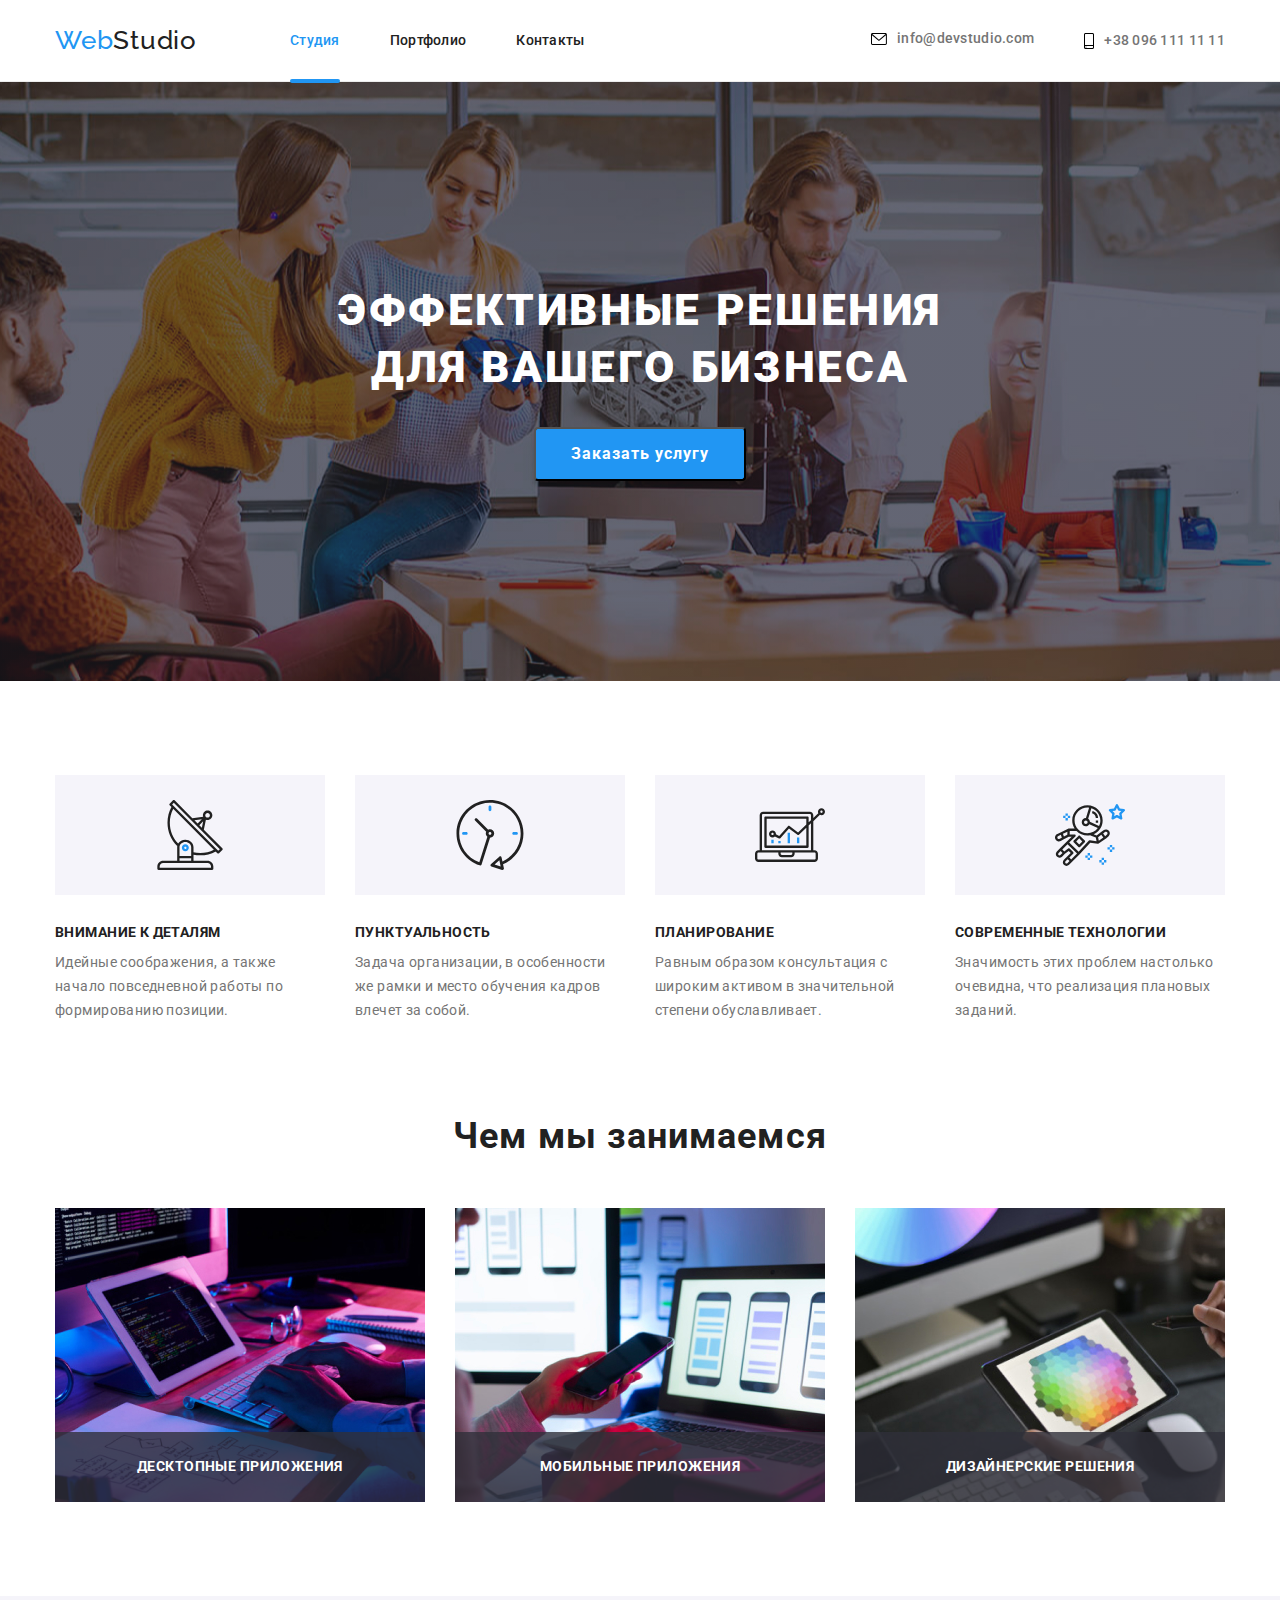
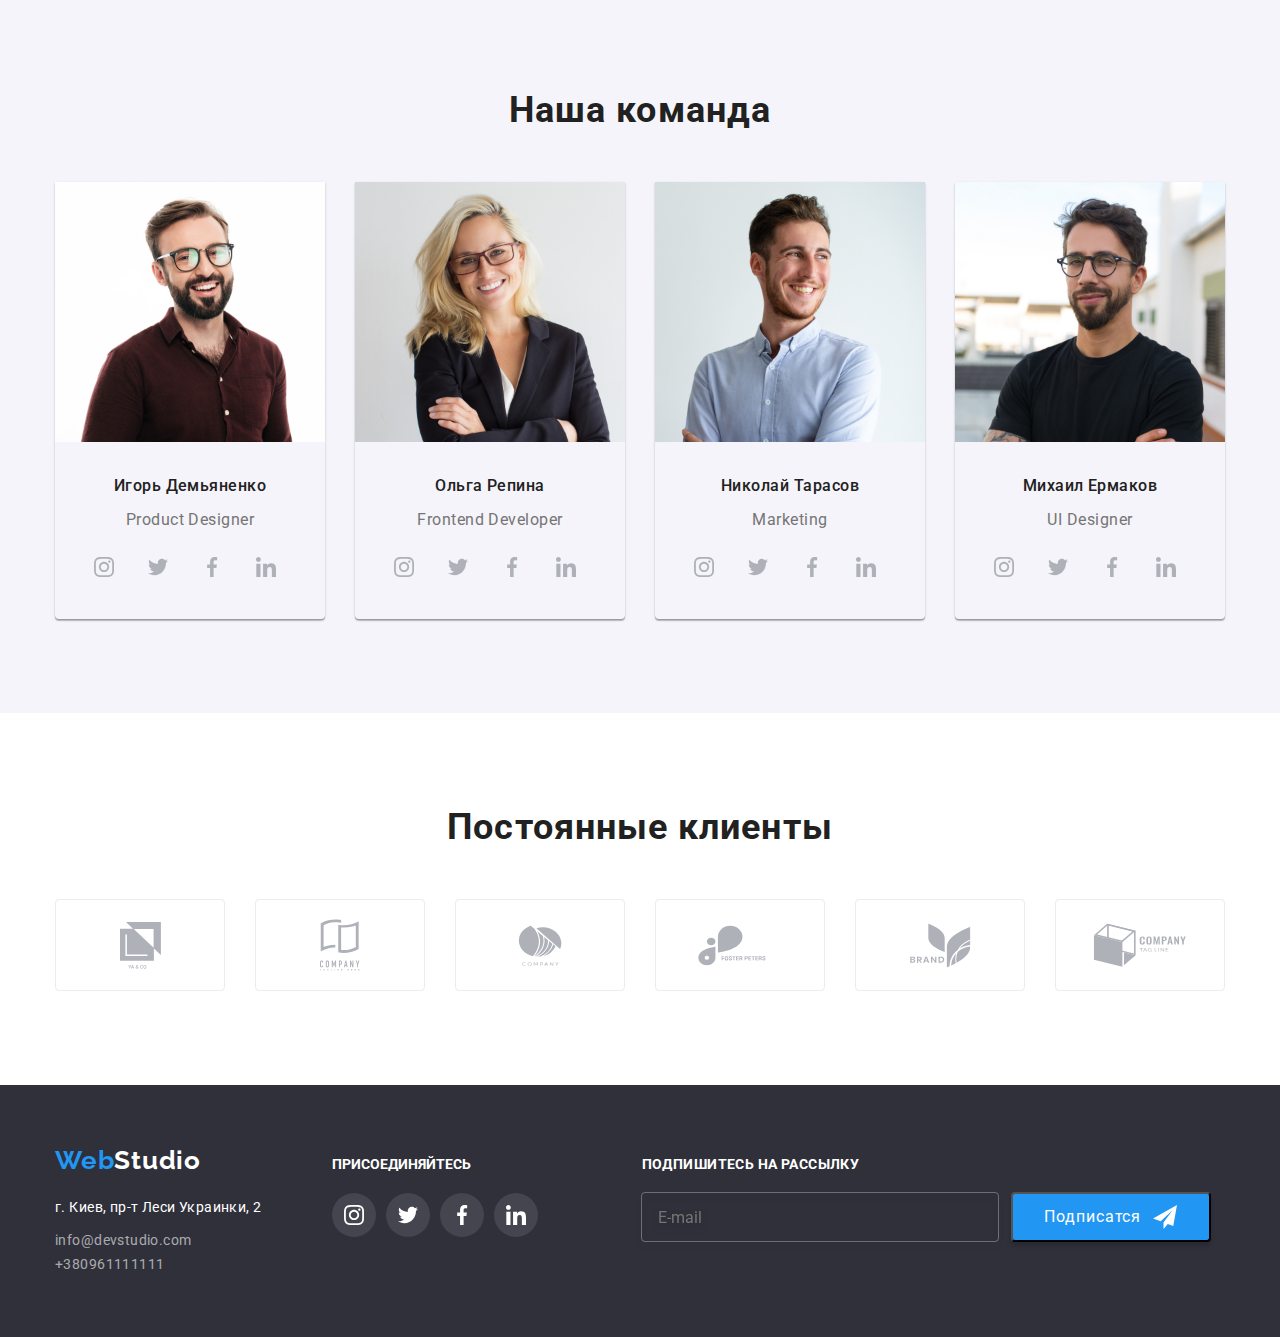
<file: index.html>
<!DOCTYPE html>
<html lang="ru">
<head>
    <meta charset="UTF-8">
    <meta http-equiv="X-UA-Compatible" content="IE=edge">
    <meta name="viewport" content="width=device-width, initial-scale=1.0">
    <title>Document</title>
    <link rel="stylesheet" href="./modern-normalize.css"/>
<link rel="preconnect" href="https://fonts.googleapis.com">
<link rel="preconnect" href="https://fonts.gstatic.com" crossorigin>
<link href="https://fonts.googleapis.com/css2?family=Raleway:wght@700&family=Roboto:wght@400;500;700;900&display=swap"
    rel="stylesheet">
    <link rel="stylesheet" href="./css/main.min.css"/>
</head>
<body>
    <!-- Page header -->
        <header class="header">
            <div class="header-box">
                <nav class="header__nav">
                    <a href="/" class="header__link"><span class="header__logo">Web</span>Studio</a> 
                    <ul class="navigation list-none">
                        <li class="navigation__item line"><a href="./index.html" class="navigation__link"><span class="navigation__link--active">Студия</span></a></li>
                        <li class="navigation__item"><a href="./portfolio.html" class="navigation__link">Портфолио</a></li>
                        <li class="navigation__item"><a href="" class="navigation__link">Контакты</a></li>
                    </ul>
                </nav>
                        <ul class="nav-contact list-none">
                            <li class="nav-contact__list">
                                <a href="mailto:info@devstudio.com" class="nav-contact__link">
                                    <svg class="nav-contact__icon1">
                                <use href="./images/icons.svg#icon-envelope"></use>
                            </svg>info@devstudio.com</a>
                            </li>
                            <li class="nav-contact__list">
                                <a href="tel:+380961111111" class="nav-contact__link">
                                    <svg class="nav-contact__icon2">
                                    <use href="./images/icons.svg#icon-smartphone"></use>
                                    </svg>+38 096 111 11 11</a>
                            </li>
                        </ul>
            </div>
        </header>
    <!-- Section-back-ground-title -->
    <main>
       
        <section class="section-hero">
            <h1 class="section-hero__header">Эффективные решения для вашего бизнеса</h1>
            <button type="button" class="section-hero__button" data-modal-open>Заказать услугу</button>
                <div class="backdrop is-hidden" data-modal>
                    <div class="modal">
                            <button data-modal-close type="button" class="modal--close">&#xd7;</button>
                        <b class="modal__head">Оставьте свои данные, мы вам перезвоним</b>
                        <form class="modal-form">
                            <label class="modal-form__box">
                                Имя
                                <span>
                                    <input name="user" type="text" class="modal-form__line" required>
                                        <svg class="modal-form__icon" height="18px" width="18px">
                                            <use href="images/icons.svg#icon-person"></use>
                                        </svg>
                                </span>
                            </label>
                            <label class="modal-form__box">
                                Телефон
                                <span>
                                    <input name="phone" type="tel" class="modal-form__line" pattern="[0-9]{10}" title="0963880505" required>
                                        <svg class="modal-form__icon" height="18px" width="18px">
                                            <use href="images/icons.svg#icon-phone"></use>
                                        </svg>
                                </span>
                            </label>
                            <label class="modal-form__box">
                                Почта
                                <span>
                                    <input name="posht" type="email" class="modal-form__line">
                                        <svg class="modal-form__icon" height="18px" width="18px">
                                            <use href="images/icons.svg#icon-email"></use>
                                        </svg>
                                </span>
                            </label>
                            <label class="modal-form__box">
                                Комментарий
                            <textarea name="textarea" id="comment" class="modal-form__text" placeholder="Введите текст"></textarea>
                            </label>
                                <input name="checkbox" type="checkbox" class="modal-form__checkbox" id="policy-chek">
                                    <span class="modal-form__check">
                                        <svg class="modal-form__svg" height="16px" width="15px">
                                            <use href="images/icons.svg#icon-check-input"></use>
                                        </svg>
                                    </span>
                                    <label class="policy" for="policy-chek">Соглашаюсь с рассылкой и принимаю <a href="#" class="policy__link">Условия договора</a></label> 
                                <button type="submit" class="policy__btn">Отправить</button>
                        </form>
                    </div>
                </div>
        </section>
       
    <!-- Section-our-work -->
            <section class="about-work">
                <div class="container">
                    <h2 class="visually-hidden">Особенности</h2>
                        <ul class="list-none skills">
                            <li class="skills__card">
                                <div class="skills__picture">
                                    <svg height="70px" width="70px">
                                        <use href="./images/icons.svg#icon-antenna"></use>
                                    </svg>
                                </div>
                                <h3 class="skills__meta">Внимание к деталям</h3>
                                <p class="skills__description">Идейные соображения, а также начало повседневной работы по формированию позиции.</p>
                            </li>
                            <li class="skills__card">
                                <div class="skills__picture">
                                    <svg height="70px" width="70px">
                                        <use href="./images/icons.svg#icon-clock"></use>
                                    </svg>
                                </div>
                                <h3 class="skills__meta">Пунктуальность</h3>
                                <p class="skills__description">Задача организации, в особенности же рамки и место обучения кадров влечет за собой.</p>
                            </li>
                            <li class="skills__card">
                                <div class="skills__picture">
                                    <svg height="70px" width="70px">
                                        <use href="./images/icons.svg#icon-diagram"></use>
                                    </svg>
                                </div>
                                <h3 class="skills__meta">Планирование</h3>
                                <p class="skills__description">Равным образом консультация с широким активом в значительной степени обуславливает.</p></li>
                            <li class="skills__card">
                                <div class="skills__picture">
                                    <svg height="70px" width="70px">
                                        <use href="./images/icons.svg#icon-astronaut"></use>
                                    </svg>
                                </div>
                                <h3 class="skills__meta">Современные технологии</h3>
                                <p class="skills__description">Значимость этих проблем настолько очевидна, что реализация плановых заданий.</p></li>
                        </ul>
                </div>
            </section>
            <section class="specificity">
                <div class="container">
                    <h2 class="specificity__head">Чем мы занимаемся</h2>
                        <ul class="list-none specificity__card">
                            <li class="specificity__image"><img src="./images/img11.jpg" alt="печатать на клавиатуре" width="370">
                                <h3 class="specificity__title">Десктопные приложения</h3>
                            </li>
                            <li class="specificity__image"><img src="./images/img12.jpg" alt="телефон и ноутбук" width="370">
                                <h3 class="specificity__title">Мобильные приложения</h3>
                            </li>
                            <li class="specificity__image"><img src="./images/img13.jpg" alt="планшет в руке" width="370">
                                <h3 class="specificity__title">Дизайнерские решения</h3>
                            </li>
                        </ul>
                </div>
            </section>     
        
    <!-- Section-our-team -->
    <section class="team">
           <div class="container">
            <h2 class="team__head">Наша команда</h2>
                <ul class="list-none card-workers">
                    <li class="card-workers__box">
                        <img src="./images/img21.jpg" alt="мужчина в очках" width="270">
                        <div class="user-description">
                            <h3 class="user-description__name">Игорь Демьяненко</h3> 
                            <p class="user-description__profession">Product Designer</p>
                              <ul class="list-none social-box">
                                <li class="social-box__item">
                                      <a class="social-box__link" href="">
                                        <svg class="social-box__svg" width="20px" height="20px">
                                          <use href="./images/icons.svg#icon-instagram"></use>
                                        </svg>
                                      </a>
                                </li>
                                <li class="social-box__item">
                                    <a class="social-box__link" href="">
                                        <svg class="social-box__svg" width="20px" height="20px">
                                            <use href="./images/icons.svg#icon-twitter"></use>
                                        </svg>
                                    </a>
                                </li>
                                <li class="social-box__item">
                                    <a class="social-box__link" href="">
                                        <svg class="social-box__svg" width="20px" height="20px">
                                            <use href="./images/icons.svg#icon-facebook"></use>
                                        </svg>
                                    </a>
                                </li>
                                <li class="social-box__item">
                                    <a class="social-box__link" href="">
                                        <svg class="social-box__svg" width="20px" height="20px">
                                            <use href="./images/icons.svg#icon-linkedin"></use>
                                        </svg>
                                    </a>
                                </li>
                              </ul>
                        </div>
                        
                    </li>
                    <li class="card-workers__box">
                        <img src="./images/img22.jpg" alt="женщина со светлыми волосами в очках" width="270">
                        <div class="user-description">
                            <h3 class="user-description__name">Ольга Репина</h3>
                            <p class="user-description__profession">Frontend Developer</p>
                            <div class="message-icon">
                                <ul class="list-none social-box">
                                    <li class="social-box__item">
                                        <a class="social-box__link" href="">
                                            <svg class="social-box__svg" width="20px" height="20px">
                                                <use href="./images/icons.svg#icon-instagram"></use>
                                            </svg>
                                        </a>
                                    </li>
                                    <li class="social-box__item">
                                        <a class="social-box__link" href="">
                                            <svg class="social-box__svg" width="20px" height="20px">
                                                <use href="./images/icons.svg#icon-twitter"></use>
                                            </svg>
                                        </a>
                                    </li>
                                <li class="social-box__item">
                                        <a class="social-box__link" href="">
                                            <svg class="social-box__svg" width="20px" height="20px">
                                                <use href="./images/icons.svg#icon-facebook"></use>
                                            </svg>
                                        </a>
                                    </li>
                                    <li class="social-box__item">
                                        <a class="social-box__link" href="">
                                            <svg class="social-box__svg" width="20px" height="20px">
                                                <use href="./images/icons.svg#icon-linkedin"></use>
                                            </svg>
                                        </a>
                                    </li>
                                </ul>
                            </div>
                        </div>
                    </li>
                    <li class="card-workers__box">
                        <img src="./images/img23.jpg" alt="мужчина с улыбкой смотрит в сторону" width="270">
                        <div class="user-description">
                            <h3 class="user-description__name">Николай Тарасов</h3>
                            <p class="user-description__profession">Marketing</p>
                            <div class="message-icon">
                                <ul class="list-none social-box">
                                    <li class="social-box__item">
                                        <a class="social-box__link" href="">
                                            <svg class="social-box__svg" width="20px" height="20px">
                                                <use href="./images/icons.svg#icon-instagram"></use>
                                            </svg>
                                        </a>
                                    </li>
                                    <li class="social-box__item">
                                        <a class="social-box__link" href="">
                                            <svg class="social-box__svg" width="20px" height="20px">
                                                <use href="./images/icons.svg#icon-twitter"></use>
                                            </svg>
                                        </a>
                                    </li>
                                    <li class="social-box__item">
                                        <a class="social-box__link" href="">
                                            <svg class="social-box__svg" width="20px" height="20px">
                                                <use href="./images/icons.svg#icon-facebook"></use>
                                            </svg>
                                        </a>
                                    </li>
                                    <li class="social-box__item">
                                        <a class="social-box__link" href="">
                                            <svg class="social-box__svg" width="20px" height="20px">
                                                <use href="./images/icons.svg#icon-linkedin"></use>
                                            </svg>
                                        </a>
                                    </li>
                                </ul>
                            </div>
                        </div>
                    </li>
                    <li class="card-workers__box">
                        <img src="./images/img24.jpg" alt="мужчина с бородой в очках" width="270">
                        <div class="user-description">
                            <h3 class="user-description__name">Михаил Ермаков</h3>
                            <p class="user-description__profession">UI Designer</p>
                            <div class="message-icon">
                                <ul class="list-none social-box">
                                    <li class="social-box__item">
                                        <a class="social-box__link" href="">
                                            <svg class="social-box__svg" width="20px" height="20px">
                                                <use href="./images/icons.svg#icon-instagram"></use>
                                            </svg>
                                        </a>
                                    </li>
                                    <li class="social-box__item">
                                        <a class="social-box__link" href="">
                                            <svg class="social-box__svg" width="20px" height="20px">
                                                <use href="./images/icons.svg#icon-twitter"></use>
                                            </svg>
                                        </a>
                                    </li>
                                    <li class="social-box__item">
                                        <a class="social-box__link" href="">
                                            <svg class="social-box__svg" width="20px" height="20px">
                                                <use href="./images/icons.svg#icon-facebook"></use>
                                            </svg>
                                        </a>
                                    </li>
                                    <li class="social-box__item">
                                        <a class="social-box__link" href="">
                                            <svg class="social-box__svg" width="20px" height="20px">
                                                <use href="./images/icons.svg#icon-linkedin"></use>
                                            </svg>
                                        </a>
                                    </li>
                                </ul>
                            </div>
                        </div>
                    </li>
                </ul>
         </div>
    </section>
    <section class="clients">
        <div class="container">
            <h2 class="clients__head">Постоянные клиенты</h2>
            <div>
                <ul class="clients__box list-none">
                    <li class="clients__card">
                        <a class="clients__link" href="">
                            <svg class="clients__icon" width="41px" height="47px">
                                <use href="./images/icons.svg#icon-group-ya"></use>
                            </svg>
                        </a>
                    </li>
                    <li class="clients__card">
                        <a class="clients__link" href="">
                            <svg class="clients__icon" width="40px" height="52px">
                                <use href="./images/icons.svg#icon-group-co"></use>
                            </svg>
                        </a>
                    </li>
                     <li class="clients__card">
                        <a class="clients__link" href="">
                            <svg class="clients__icon" width="44px" height="41px">
                                <use href="./images/icons.svg#icon-group-com"></use>
                            </svg>
                        </a>
                    <li class="clients__card">
                        <a class="clients__link" href="">
                        <svg class="clients__icon" width="84px" height="41px">
                            <use href="./images/icons.svg#icon-group-fost"></use>
                        </svg>
                        </a>
                    </li>
                    <li class="clients__card">
                        <a class="clients__link" href="">
                        <svg class="clients__icon" width="63px" height="45px">
                            <use href="./images/icons.svg#icon-group-brand"></use>
                        </svg>
                        </a>
                    </li>
                    <li class="clients__card">
                        <a class="clients__link" href="">
                        <svg class="clients__icon" width="94px" height="44px">
                            <use href="./images/icons.svg#icon-group-tag"></use>
                        </svg>
                        </a>
                    </li>
                </ul>
            </div>

        </div>
    </section>
    </main>
    <!-- Footer-adress -->
        <footer class="footer footer-background">
            <div class="container footer-box">
                    <div>
                        <a href="/" class="footer__link"><span class="footer__logo">Web</span><span class="studio">Studio</span>
                        </a>
                        <address>
                            <p class="footer__street">г. Киев, пр-т Леси Украинки, 2</p>
                            <ul class="list-none">
                                <li class="footer__contacts"><a href="mailto:info@devstudio.com" class="footer__contact">info@devstudio.com</a>
                                </li>
                                <li class="footer__contacts"><a href="tel:+380961111111" class="footer__contact">+380961111111</a></li>
                            </ul>
                        </address>
                    </div>
                    <div class="connect">
                        <h3 class="connect__titles">присоединяйтесь</h3>
                        <ul class="connect__list list-none">
                            <li class="connect__item">
                                <a class="connect__link" href="">
                                    <svg class="connect__svg" width="20px" height="20px">
                                        <use href="./images/icons.svg#icon-instagram"></use>
                                    </svg>
                                </a>
                            </li>
                            <li class="connect__item">
                                <a class="connect__link" href="">
                                    <svg class="connect__svg" width="20px" height="20px">
                                        <use href="./images/icons.svg#icon-twitter"></use>
                                    </svg>
                                </a>
                            </li>
                            <li class="connect__item">
                                <a class="connect__link" href="">
                                    <svg class="connect__svg" width="20px" height="20px">
                                        <use href="./images/icons.svg#icon-facebook"></use>
                                    </svg>
                                </a>
                            </li>
                            <li class="connect__item">
                                <a class="connect__link" href="">
                                    <svg class="connect__svg" width="20px" height="20px">
                                        <use href="./images/icons.svg#icon-linkedin"></use>
                                    </svg>
                                </a>
                            </li>
                        </ul>
                    </div>
                    <div class="footer-form">
                        <h4 class="footer-form__label">Подпишитесь на рассылку</h4>
                        <form class="footer-form__email">
                            <label>
                                <input name="email" type="text" placeholder="E-mail" class="footer-form__input">
                            </label>
                    
                            <button type="submit" class="form-button">Подписатся
                                <svg class="form-button__svg" width="24px" height="24px">
                                    <use href="./images/icons.svg#icon-send"></use>
                                </svg>
                            </button>
                        </form>
                    
                    </div>
                    </div>
              
        </footer>
        <script src="./js/modal.js"></script>
</body>
</html>
</file>
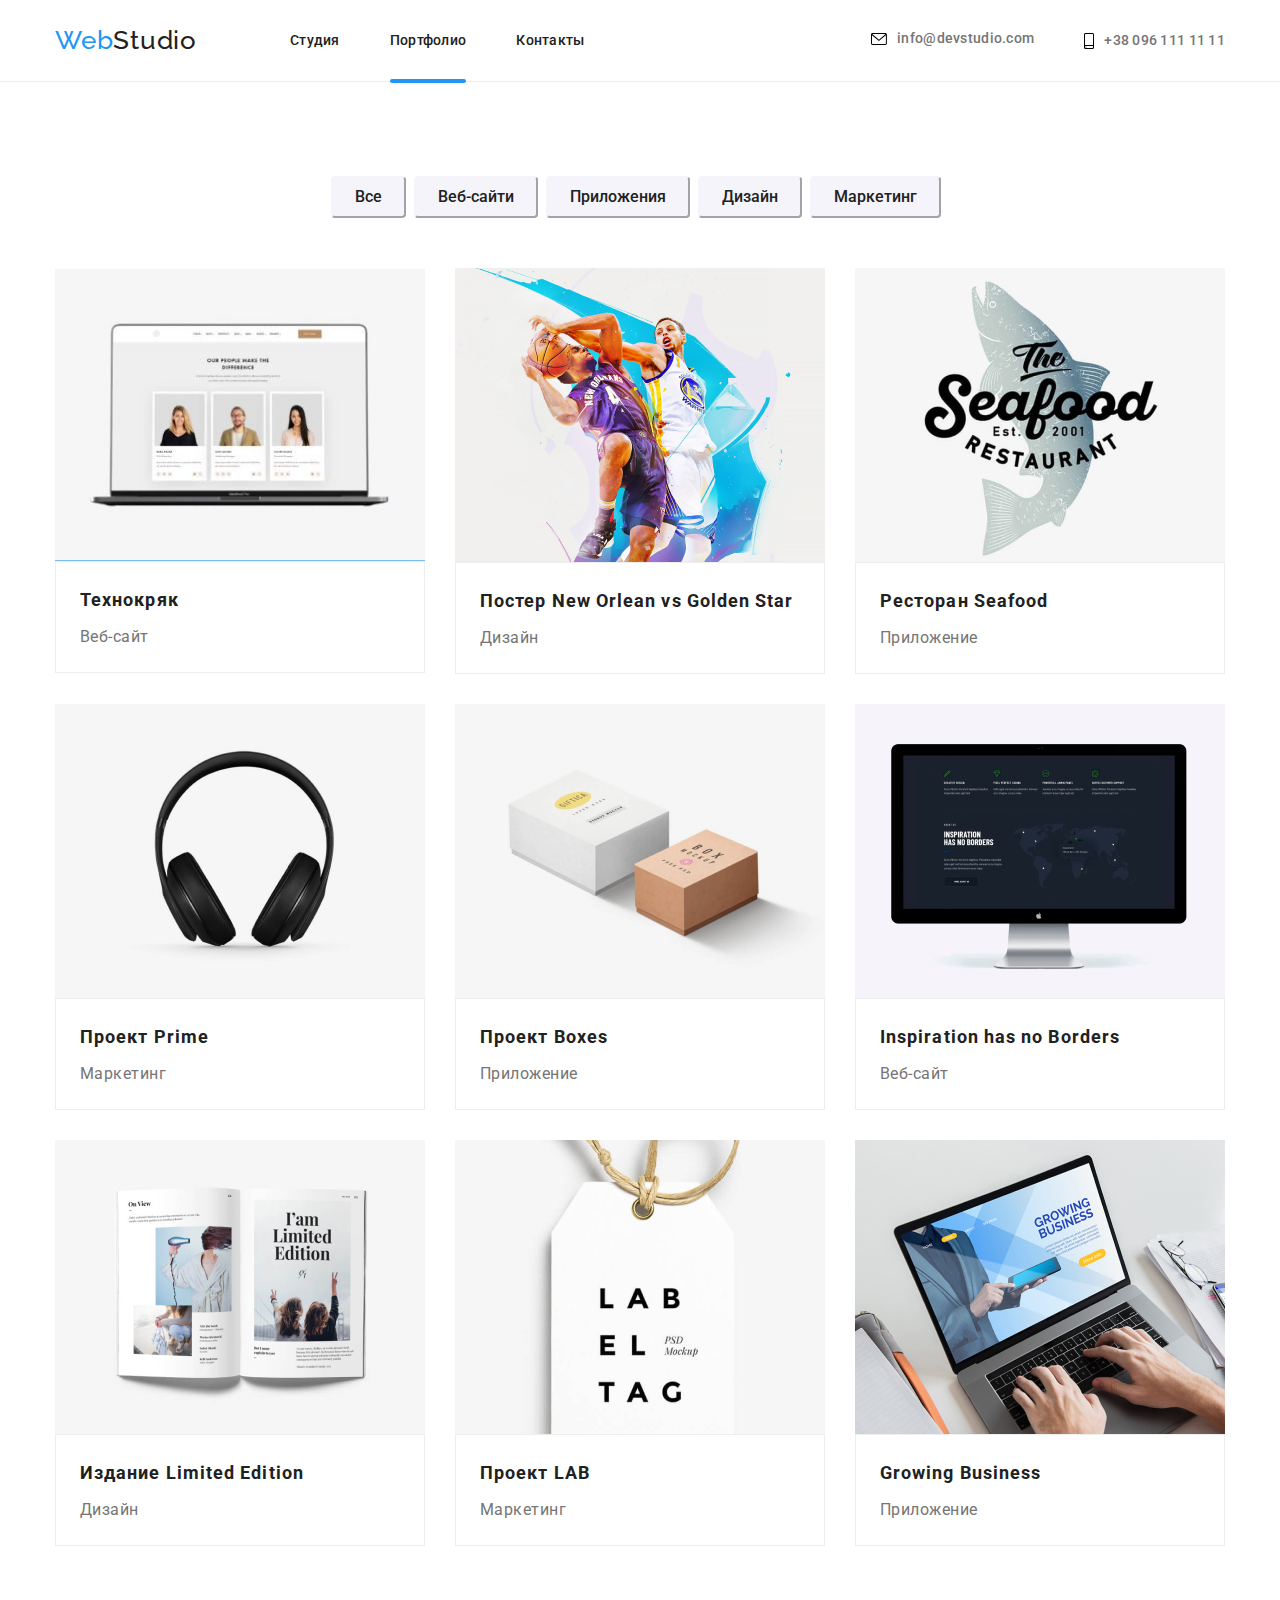
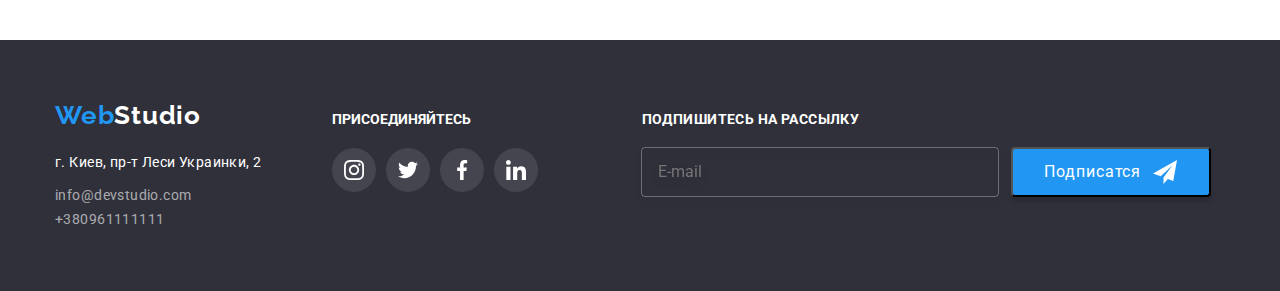
<file: portfolio.html>
<!DOCTYPE html>
<html lang="ru">
<head>
    <meta charset="UTF-8">
    <meta http-equiv="X-UA-Compatible" content="IE=edge">
    <meta name="viewport" content="width=device-width, initial-scale=1.0">
    <title>Document</title>
    <link rel="stylesheet" href="./modern-normalize.css"/>
    <link rel="preconnect" href="https://fonts.googleapis.com">
    <link rel="preconnect" href="https://fonts.gstatic.com" crossorigin>
    <link href="https://fonts.googleapis.com/css2?family=Raleway:wght@700&family=Roboto:wght@400;500;700;900&display=swap"
        rel="stylesheet">
    <link rel="stylesheet" href="./css/main.min.css"/>
   
</head>
<body>
    <!-- Page header portfolio-->
        <header class="header">
            <div class="header-box">
                <nav class="header__nav">
                    <a href="/" class="header__link"><span class="header__logo">Web</span>Studio</a>
                <ul class="navigation list-none">
                        <li class="navigation__item"><a href="./index.html" class="navigation__link">Студия</a></li>
                        <li class="navigation__item line"><a href="./portfolio.html" class="navigation__link"><span class="stay">Портфолио</span></a></li>
                        <li class="navigation__item"><a href="" class="navigation__link">Контакты</a></li>
                    </ul>
                </nav>
                <ul class="nav-contact list-none">
                    <li class="nav-contact__list">
                        <a href="mailto:info@devstudio.com" class="nav-contact__link">
                            <svg class="nav-contact__icon1">
                            <use href="./images/icons.svg#icon-envelope"></use>
                            </svg>info@devstudio.com</a>
                    </li>
                    <li class="nav-contact__list">
                        <a href="tel:+380961111111" class="nav-contact__link">
                            <svg class="nav-contact__icon2">
                            <use href="./images/icons.svg#icon-smartphone"></use>
                            </svg>+38 096 111 11 11</a>
                    </li>
                </ul>
            </div>
        </header>
    <main>
        <!-- Section main -->
                <section class="button">
                    <div class="container">
                            <ul class="button__set list-none">
                                <li><button type="button" class="button__set--active">Все</button></li>
                                <li><button type="button" class="button__set--active">Веб-сайти</button></li>
                                <li><button type="button" class="button__set--active">Приложения</button></li>
                                <li><button type="button" class="button__set--active">Дизайн</button></li>
                                <li><button type="button" class="button__set--active">Маркетинг</button></li>
                            </ul>
                                                  
                            <ul class="list-none card-set">
                                <li class="card-set__item">
                                    <a href="" class="card-set__link">
                                        <div class="product">
                                            <img src="./images/img31.jpg" alt="Макет ноутбука" width="370">
                                                <p class="product__text">Технокряк это современная площадка распространения коронавируса. Компании используют эту
                                                        платформу для цифрового
                                                        шпионажа и атак на защищённые сервера конкурентов.
                                                </p>
                                        </div>
                                        <div class="text-box">
                                             <h2 class="text-box__name">Технокряк</h2>
                                            <p class="text-box__meta">Веб-сайт</p>
                                        </div>
                                    </a>
                                </li>
                           
                                <li class="card-set__item">
                                    <a href="" class="card-set__link">
                                        <div class="product">
                                            <img src="./images/img32.jpg" alt="Два баскетболиста с мячем" width="370">
                                                <p class="product__text">Текст
                                                </p>
                                        </div>
                                        <div class="text-box">
                                            <h2 class="text-box__name">Постер New Orlean vs Golden Star</h2>
                                            <p class="text-box__meta">Дизайн</p>
                                        </div>
                                    </a>
                                </li>
                                                     
                                <li class="card-set__item">
                                    <a href="" class="card-set__link">
                                        <div class="product">
                                            <img src="./images/img33.jpg" alt="Логотип рыбного ресторана" width="370">
                                                <p class="product__text">Текст
                                                </p>
                                        </div>                                        
                                        <div class="text-box">
                                            <h2 class="text-box__name">Ресторан Seafood</h2>
                                            <p class="text-box__meta">Приложение</p>
                                        </div>
                                    </a>
                                </li>
                                                      
                                <li class="card-set__item">
                                    <a href="" class="card-set__link">
                                        <div class="product">
                                            <img src="./images/img34.jpg" alt="Объемные наушники" width="370">
                                                <p class="product__text">Текст
                                                </p>
                                        </div>
                                        <div class="text-box">
                                            <h2 class="text-box__name">Проект Prime</h2>
                                            <p class="text-box__meta">Маркетинг</p>
                                        </div>
                                    </a>
                                </li>
                                                      
                                <li class="card-set__item">
                                    <a href="" class="card-set__link">
                                        <div class="product">
                                            <img src="./images/img35.jpg" alt="Красная и оранжевая коробки" width="370">
                                                <p class="product__text">Текст
                                                </p>
                                        </div>
                                        <div class="text-box">
                                            <h2 class="text-box__name">Проект Boxes</h2>
                                            <p class="text-box__meta">Приложение</p>
                                        </div>
                                    </a>
                                </li>
                                                     
                                <li class="card-set__item">
                                    <a href="" class="card-set__link">
                                        <div class="product">
                                             <img src="./images/img36.jpg" alt="Монитор копмьютера" width="370">
                                                <p class="product__text">Текст
                                                </p>
                                        </div>  
                                        <div class="text-box">
                                            <h2 class="text-box__name">Inspiration has no Borders</h2>
                                            <p class="text-box__meta">Веб-сайт</p>
                                        </div>
                                    </a>
                                </li>
                                                      
                                <li class="card-set__item">
                                    <a href="" class="card-set__link">
                                            <div class="product">
                                            <img src="./images/img37.jpg" alt="Открытый журнал" width="370">
                                                    <p class="product__text">Текст
                                                    </p>
                                        </div>
                                        <div class="text-box">
                                            <h2 class="text-box__name">Издание Limited Edition</h2>
                                            <p class="text-box__meta">Дизайн</p>
                                        </div>
                                    </a>
                                </li>
                                                       
                                <li class="card-set__item">
                                    <a href="" class="card-set__link">
                                        <div class="product">
                                            <img src="./images/img38.jpg" alt="Бирка" width="370">
                                                <p class="product__text">Текст
                                                </p>
                                        </div>
                                        <div class="text-box">
                                            <h2 class="text-box__name">Проект LAB</h2>
                                            <p class="text-box__meta">Маркетинг</p>
                                        </div>
                                    </a>
                                </li>
                                                      
                                <li class="card-set__item">
                                    <a href="" class="card-set__link">
                                        <div class="product">
                                            <img src="./images/img39.jpg" alt="Печать на ноутбуке" width="370">
                                                <p class="product__text">Текст
                                                </p>
                                        </div>
                                        <div class="text-box">
                                            <h2 class="text-box__name">Growing Business</h2>
                                            <p class="text-box__meta">Приложение</p>
                                        </div>
                                    </a>
                                </li>
                           </ul>
                    </div>
                </section>
    </main>
    <!-- Footer-adress -->
    <footer class="footer footer-background">
        <div class="container footer-box">
            <div>
                <a href="/" class="footer__link"><span class="footer__logo">Web</span><span class="studio">Studio</span>
                </a>
                <address>
                    <p class="footer__street">г. Киев, пр-т Леси Украинки, 2</p>
                    <ul class="list-none">
                        <li class="footer__contacts"><a href="mailto:info@devstudio.com" class="footer__contact">info@devstudio.com</a>
                        </li>
                        <li class="footer__contacts"><a href="tel:+380961111111" class="footer__contact">+380961111111</a></li>
                    </ul>
                </address>
            </div>
            <div class="connect">
                <h3 class="connect__titles">присоединяйтесь</h3>
                <ul class="connect__list list-none">
                    <li class="connect__item">
                        <a class="connect__link" href="">
                            <svg class="connect__svg" width="20px" height="20px">
                                <use href="./images/icons.svg#icon-instagram"></use>
                            </svg>
                        </a>
                    </li>
                    <li class="connect__item">
                        <a class="connect__link" href="">
                            <svg class="connect__svg" width="20px" height="20px">
                                <use href="./images/icons.svg#icon-twitter"></use>
                            </svg>
                        </a>
                    </li>
                    <li class="connect__item">
                        <a class="connect__link" href="">
                            <svg class="connect__svg" width="20px" height="20px">
                                <use href="./images/icons.svg#icon-facebook"></use>
                            </svg>
                        </a>
                    </li>
                    <li class="connect__item">
                        <a class="connect__link" href="">
                            <svg class="connect__svg" width="20px" height="20px">
                                <use href="./images/icons.svg#icon-linkedin"></use>
                            </svg>
                        </a>
                    </li>
                </ul>
            </div>
            <div class="footer-form">
                <h4 class="footer-form__label">Подпишитесь на рассылку</h4>
                <form class="footer-form__email">
                    <label>
                        <input name="email" type="text" placeholder="E-mail" class="footer-form__input">
                    </label>
            
                    <button type="submit" class="form-button">Подписатся
                        <svg class="form-button__svg" width="24px" height="24px">
                            <use href="./images/icons.svg#icon-send"></use>
                        </svg>
                    </button>
                </form>
            
            </div>
        </div>
    </footer>


</body>
</html>
</file>
<file: css/main.min.css>
:root{--them-colour: #2196f3;--them-colour-two: #2f303a;--text-primary: #212121;--text-primary-second: #757575;--white-theme:#ffffff;--border-them:#f5f4fa;--container-set: 30px}body{font-family:"Roboto";list-style:none}img{display:block;max-width:100%}h1,h2,h3,h4,h5,h6{margin:0}.list-none{list-style:none;margin:0;padding:0}.visually-hidden{position:absolute;clip:rect(0 0 0 0);width:1px;height:1px;margin:-1px}.container{-webkit-box-align:center;-ms-flex-align:center;align-items:center;width:1200px;padding:0 15px;margin:0 auto}.studio{font-size:26px;line-height:1.19;letter-spacing:.03em;color:var(--white-theme)}.line{position:relative;display:-webkit-box;display:-ms-flexbox;display:flex;-webkit-box-align:center;-ms-flex-align:center;align-items:center}.line::after{content:"";display:block;bottom:auto;width:100%;height:4px;position:absolute;background:var(--them-colour);border-radius:4px;margin-top:80px}.header{padding:25px 0;border-bottom:1px solid #ececec}.header-box{display:-webkit-box;display:-ms-flexbox;display:flex;-webkit-box-align:center;-ms-flex-align:center;align-items:center;width:1200px;padding:0 15px;margin:0 auto}.header__nav{display:-webkit-box;display:-ms-flexbox;display:flex;-webkit-box-align:center;-ms-flex-align:center;align-items:center;margin-right:auto}.header__nav a{color:var(--text-primary);text-decoration:none;font-weight:500;-webkit-transition:color 250ms cubic-bezier(0.4, 0, 0.2, 1);-o-transition:color 250ms cubic-bezier(0.4, 0, 0.2, 1);transition:color 250ms cubic-bezier(0.4, 0, 0.2, 1)}.header__link{font-family:Raleway;font-style:normal;font-weight:bold;font-size:26px;line-height:1.2;letter-spacing:.03em;color:#000;text-decoration:none;margin-right:93px}.header__logo{color:var(--them-colour)}.navigation{display:-webkit-box;display:-ms-flexbox;display:flex;margin:0px;padding:0px}.navigation__item{-webkit-transition:background-color 250ms cubic-bezier(0.4, 0, 0.2, 1);-o-transition:background-color 250ms cubic-bezier(0.4, 0, 0.2, 1);transition:background-color 250ms cubic-bezier(0.4, 0, 0.2, 1)}.navigation__item:not(:last-child){margin-right:50px}.navigation__link{font-weight:500;font-size:14px;line-height:1.1px;letter-spacing:.02em}.navigation__link--active{color:var(--them-colour)}.navigation__link:hover,.navigation__link:focus{color:var(--them-colour)}.nav-contact{display:-webkit-box;display:-ms-flexbox;display:flex;margin:0px;padding:0px}.nav-contact__list:not(:last-child){margin-right:50px}.nav-contact__link{display:-webkit-box;display:-ms-flexbox;display:flex;-webkit-box-align:center;-ms-flex-align:center;align-items:center;color:var(--text-primary-second);text-decoration:none;font-weight:500;font-size:14px;line-height:1.1px;letter-spacing:.02em;-webkit-transition:color 250ms cubic-bezier(0.4, 0, 0.2, 1);-o-transition:color 250ms cubic-bezier(0.4, 0, 0.2, 1);transition:color 250ms cubic-bezier(0.4, 0, 0.2, 1)}.nav-contact__link:hover,.nav-contact__link:focus{color:var(--them-colour)}.nav-contact__icon1{-webkit-box-pack:center;-ms-flex-pack:center;justify-content:center;-webkit-box-align:center;-ms-flex-align:center;align-items:center;margin-right:10px;width:16px;height:12px}.nav-contact__link:hover .nav-contact__icon1,.nav-contact__link:focus .nav-contact__icon1{fill:var(--them-colour);-webkit-transition:fill 250ms cubic-bezier(0.4, 0, 0.2, 1);-o-transition:fill 250ms cubic-bezier(0.4, 0, 0.2, 1);transition:fill 250ms cubic-bezier(0.4, 0, 0.2, 1)}.nav-contact__icon2{-webkit-box-pack:center;-ms-flex-pack:center;justify-content:center;-webkit-box-align:center;-ms-flex-align:center;align-items:center;margin-right:10px;width:10px;height:16px}.nav-contact__link:hover .nav-contact__icon2,.nav-contact__link:focus .nav-contact__icon2{fill:var(--them-colour);-webkit-transition:fill 250ms cubic-bezier(0.4, 0, 0.2, 1);-o-transition:fill 250ms cubic-bezier(0.4, 0, 0.2, 1);transition:fill 250ms cubic-bezier(0.4, 0, 0.2, 1)}.section-hero{background:var(--them-colour-two);padding:200px 0;background-image:-webkit-gradient(linear, left top, right top, from(rgba(47, 48, 58, 0.4)), to(rgba(47, 48, 58, 0.4))),url("../images/img-bgd.jpg");background-image:-o-linear-gradient(left, rgba(47, 48, 58, 0.4), rgba(47, 48, 58, 0.4)),url("../images/img-bgd.jpg");background-image:linear-gradient(to right, rgba(47, 48, 58, 0.4), rgba(47, 48, 58, 0.4)),url("../images/img-bgd.jpg");background-position:center;background-size:1600px;background-repeat:no-repeat}.section-hero__header{font-weight:900;font-size:44px;line-height:1.3;text-align:center;letter-spacing:.06em;text-transform:uppercase;color:var(--white-theme);width:696px;margin:0 auto;margin-bottom:30px}.section-hero>h1 .footer-background{background:var(--them-colour-two);width:1600px;height:252px}.backdrop.is-hidden{visibility:hidden;opacity:0;pointer-events:none}.backdrop{position:fixed;width:100%;height:100%;left:0px;top:0px;z-index:2;-webkit-transition:opacity 350ms cubic-bezier(0.4, 0, 0.2, 1);-o-transition:opacity 350ms cubic-bezier(0.4, 0, 0.2, 1);transition:opacity 350ms cubic-bezier(0.4, 0, 0.2, 1);background:rgba(0,0,0,.2)}.modal{position:absolute;width:528px;min-height:581px;top:50%;left:50%;-webkit-transform:translate(-50%, -50%);-ms-transform:translate(-50%, -50%);transform:translate(-50%, -50%);margin:0 auto;background:var(--white-theme);-webkit-box-shadow:0px 1px 3px rgba(0,0,0,.12),0px 1px 1px rgba(0,0,0,.14),0px 2px 1px rgba(0,0,0,.2);box-shadow:0px 1px 3px rgba(0,0,0,.12),0px 1px 1px rgba(0,0,0,.14),0px 2px 1px rgba(0,0,0,.2);border-radius:4px;-webkit-transition:opacity 2s linear;-o-transition:opacity 2s linear;transition:opacity 2s linear;padding:40px}.modal__head{display:block;font-size:20px;line-height:1.1;text-align:center;letter-spacing:.03em;margin-bottom:12px;color:var(--text-primary)}.modal-form__box{display:block;position:relative;font-size:12px;line-height:1.16;margin-bottom:10px;letter-spacing:.01em;color:var(--text-primary-second)}.modal-form__line,.modal-form__text{width:100%;height:40px;margin-top:4px;border:1px solid rgba(33,33,33,.2);-webkit-box-sizing:border-box;box-sizing:border-box;border-radius:4px;padding:0 10px 0 42px;-webkit-transition:.3s linear border;-o-transition:.3s linear border;transition:.3s linear border}.modal-form__line:focus{outline:none;border:1px solid var(--them-colour)}.modal-form__icon{display:block;position:absolute;top:50%;left:10px;-webkit-transition:.3s fill linear;-o-transition:.3s fill linear;transition:.3s fill linear}.modal-form__line:focus+.modal-form__icon{fill:var(--them-colour)}.modal-form__text{font-family:inherit;resize:none;height:120px;padding:12px 16px;margin-bottom:10px}.modal-form__text:focus{outline:none;border:1px solid var(--them-colour)}.modal-form__text::-webkit-input-placeholder{color:rgba(117,117,117,.5)}.modal-form__text::-moz-placeholder{color:rgba(117,117,117,.5)}.modal-form__text:-ms-input-placeholder{color:rgba(117,117,117,.5)}.modal-form__text::-ms-input-placeholder{color:rgba(117,117,117,.5)}.modal-form__text::placeholder{color:rgba(117,117,117,.5)}.modal-form__svg{fill:var(--white-theme);margin-left:1px}.policy,.modal-form__svg{display:-webkit-box;display:-ms-flexbox;display:flex;-webkit-box-align:center;-ms-flex-align:center;align-items:center;font-size:14px;color:var(--text-primary-second)}.policy a{color:var(--them-colour)}.modal-form__checkbox{position:absolute;clip:rect(0 0 0 0);width:1px;height:1px;border:0px;padding:0px;margin:-1px;overflow:hidden}.modal-form__checkbox:checked~.policy::before{border:0px;background-color:var(--them-colour);background-repeat:no-repeat;background-position:center;background-size:contain}.modal-form__checkbox:focus~.policy::before{border-color:var(--them-colour);-webkit-transition:border-color 350ms cubic-bezier(0.4, 0, 0.2, 1);-o-transition:border-color 350ms cubic-bezier(0.4, 0, 0.2, 1);transition:border-color 350ms cubic-bezier(0.4, 0, 0.2, 1)}.policy::before{content:"";height:16px;width:16px;border:1px solid var(--text-primary);border-radius:2px;margin-right:7px}.modal-form__check{display:block;position:fixed}.policy__link{margin-left:5px}.about-work{padding-top:94px}.skills{display:-webkit-box;display:-ms-flexbox;display:flex;margin-right:30px}.skills__card:not(:last-child){margin-right:30px}.skills__card{width:270px;margin:0px}.skills__picture{width:270px;height:120px;background-color:var(--border-them);-webkit-box-pack:center;-ms-flex-pack:center;justify-content:center;-webkit-box-align:center;-ms-flex-align:center;align-items:center;display:-webkit-box;display:-ms-flexbox;display:flex;margin-bottom:30px}.skills__meta{font-weight:bold;font-size:14px;line-height:1.14;letter-spacing:.03em;text-transform:uppercase;margin-bottom:10px;color:var(--text-primary)}.skills__description{font-weight:normal;font-size:14px;line-height:1.7;letter-spacing:.03em;color:var(--text-primary-second);margin:0px}.specificity{padding-top:94px;padding-bottom:94px}.specificity__head{font-family:Roboto;font-style:normal;font-weight:bold;font-size:36px;line-height:1.16;text-align:center;margin-bottom:50px;letter-spacing:.03em;color:var(--text-primary)}.specificity__card{display:-webkit-box;display:-ms-flexbox;display:flex}.specificity__image{position:relative}.specificity__image:not(:last-child){margin-right:30px}.specificity__title{position:absolute;bottom:0;width:100%;height:70px;display:-webkit-box;display:-ms-flexbox;display:flex;-webkit-box-align:center;-ms-flex-align:center;align-items:center;-webkit-box-pack:center;-ms-flex-pack:center;justify-content:center;color:var(--white-theme);background:rgba(47,48,58,.8);font-weight:700;font-size:14px;line-height:1.14;letter-spacing:.03em;text-transform:uppercase}.team{padding-top:94px;padding-bottom:94px;background-color:var(--border-them)}.team__head{font-family:Roboto;font-style:normal;font-weight:bold;font-size:36px;line-height:1.16;text-align:center;margin-bottom:50px;letter-spacing:.03em;color:var(--text-primary)}.user-description__name{font-weight:500;font-size:16px;line-height:1.8;text-align:center;letter-spacing:.03em;color:var(--text-primary);margin-top:0px}.user-description__profession{font-size:16px;line-height:1.18;text-align:center;letter-spacing:.03em;margin:0px 0px;color:var(--text-primary-second);margin-bottom:16px}.card-workers{display:-webkit-box;display:-ms-flexbox;display:flex}.user-description__name{margin-bottom:10px}.card-workers__box{-webkit-box-shadow:0px 1px 3px rgba(0,0,0,.12),0px 1px 1px rgba(0,0,0,.14),0px 2px 1px rgba(0,0,0,.2);box-shadow:0px 1px 3px rgba(0,0,0,.12),0px 1px 1px rgba(0,0,0,.14),0px 2px 1px rgba(0,0,0,.2);border-radius:0px 0px 4px 4px;background-color:var(--primary-background-color)}.card-workers__box:not(:last-child){margin-right:30px}.user-description{padding:30px 0px 30px 0px}.social-box__svg{fill:#afb1b8;-webkit-transition:fill 250ms cubic-bezier(0.4, 0, 0.2, 1);-o-transition:fill 250ms cubic-bezier(0.4, 0, 0.2, 1);transition:fill 250ms cubic-bezier(0.4, 0, 0.2, 1)}.social-box__link:hover .social-box__svg,.social-box__link:focus .social-box__svg{fill:var(--white-theme)}.social-box{display:-webkit-box;display:-ms-flexbox;display:flex;-webkit-box-pack:center;-ms-flex-pack:center;justify-content:center}.social-box__item:last-child{margin-right:0}.social-box__link{-webkit-transition:background-color 250ms cubic-bezier(0.4, 0, 0.2, 1);-o-transition:background-color 250ms cubic-bezier(0.4, 0, 0.2, 1);transition:background-color 250ms cubic-bezier(0.4, 0, 0.2, 1);display:-webkit-box;display:-ms-flexbox;display:flex;margin-right:10px;width:44px;height:44px;-webkit-box-pack:center;-ms-flex-pack:center;justify-content:center;-webkit-box-align:center;-ms-flex-align:center;align-items:center;border-radius:50%}.social-box__link:hover,.social-box__link:focus{background-color:var(--them-colour)}.clients{padding-top:94px;padding-bottom:94px}.clients__head{font-family:Roboto;font-style:normal;font-weight:bold;font-size:36px;line-height:1.16;text-align:center;margin-bottom:50px;letter-spacing:.03em;color:var(--text-primary)}.clients__box{text-decoration:none;display:-webkit-box;display:-ms-flexbox;display:flex;-webkit-box-pack:center;-ms-flex-pack:center;justify-content:center}.clients__card{margin-right:30px}.clients__card:last-child{margin-right:0}.clients__link{-webkit-transition:border 250ms cubic-bezier(0.4, 0, 0.2, 1);-o-transition:border 250ms cubic-bezier(0.4, 0, 0.2, 1);transition:border 250ms cubic-bezier(0.4, 0, 0.2, 1);width:170px;height:92px;border:1px solid #ececec;border-radius:4px;display:-webkit-box;display:-ms-flexbox;display:flex;-webkit-box-pack:center;-ms-flex-pack:center;justify-content:center;-webkit-box-align:center;-ms-flex-align:center;align-items:center}.clients__link:hover,.clients__link:focus{border:1px solid var(--them-colour)}.clients__icon{-webkit-transition:fill 250ms cubic-bezier(0.4, 0, 0.2, 1);-o-transition:fill 250ms cubic-bezier(0.4, 0, 0.2, 1);transition:fill 250ms cubic-bezier(0.4, 0, 0.2, 1)}.clients__link:hover .clients__icon,.clients__link:focus .clients__icon{fill:var(--them-colour)}.clients__icon{fill:#afb1b8}.footer-container{display:-webkit-box;display:-ms-flexbox;display:flex;width:1170px;height:140p}.footer{text-decoration:none}.footer__street{font-size:14px;line-height:1.7;letter-spacing:.03em;font-style:normal;color:var(--white-theme);margin:0px 0px;margin-bottom:9px}.footer__contact{font-style:normal;font-size:14px;line-height:1.7;letter-spacing:.03em;text-decoration:none;color:rgba(255,255,255,.6)}.footer__contact:not(:last-child){margin-bottom:9px}.footer-box{display:-webkit-box;display:-ms-flexbox;display:flex;-webkit-box-align:baseline;-ms-flex-align:baseline;align-items:baseline}.footer__logo{color:var(--them-colour)}.footer-background{background:var(--them-colour-two);padding:200px 0}.footer__link{font-family:Raleway;font-style:normal;font-weight:bold;font-size:26px;line-height:1.2;letter-spacing:.03em;color:#000;text-decoration:none;display:block;margin-bottom:20px}.footer{text-decoration:none;padding:60px 0px;display:-webkit-box;display:-ms-flexbox;display:flex}.footer-form__label{font-size:14px;line-height:16px;letter-spacing:.03em;text-transform:uppercase;margin-bottom:20px;color:var(--white-theme);margin-left:94px}.footer-form{-ms-flex-line-pack:center;align-content:center;-webkit-box-align:center;-ms-flex-align:center;align-items:center;-webkit-box-pack:center;-ms-flex-pack:center;justify-content:center}.footer-form__email{display:-webkit-box;display:-ms-flexbox;display:flex;margin-left:93px;height:50px}.footer-form__email::-webkit-input-placeholder{color:rgba(255,255,255,.6)}.footer-form__email::-moz-placeholder{color:rgba(255,255,255,.6)}.footer-form__email:-ms-input-placeholder{color:rgba(255,255,255,.6)}.footer-form__email::-ms-input-placeholder{color:rgba(255,255,255,.6)}.footer-form__email::placeholder{color:rgba(255,255,255,.6)}.footer-form__input{width:358px;height:50px;background-color:#ffffff00;border:1px solid rgba(255,255,255,.3);-webkit-box-sizing:border-box;box-sizing:border-box;-webkit-filter:drop-shadow(0px 4px 4px rgba(0, 0, 0, 0.15));filter:drop-shadow(0px 4px 4px rgba(0, 0, 0, 0.15));border-radius:4px;padding-left:16px}.form-button__svg{margin-left:12px}.connect{margin-left:70px}.connect__titles{margin-bottom:20px;color:var(--white-theme);font-weight:700;font-size:14px;line-height:1.14;text-transform:uppercase}.connect__list{display:-webkit-box;display:-ms-flexbox;display:flex}.connect__item:last-child{margin-right:0}.connect__link{-webkit-transition:background-color 250ms cubic-bezier(0.4, 0, 0.2, 1);-o-transition:background-color 250ms cubic-bezier(0.4, 0, 0.2, 1);transition:background-color 250ms cubic-bezier(0.4, 0, 0.2, 1);display:-webkit-box;display:-ms-flexbox;display:flex;width:44px;height:44px;margin-right:10px;border-radius:50%;-webkit-box-align:center;-ms-flex-align:center;align-items:center;-webkit-box-pack:center;-ms-flex-pack:center;justify-content:center;background-color:rgba(255,255,255,.1)}.connect__link:hover,.connect__link:focus{background-color:var(--them-colour)}.connect__svg{-webkit-transition:fill 250ms lcubic-bezier(0.4, 0, 0.2, 1);-o-transition:fill 250ms lcubic-bezier(0.4, 0, 0.2, 1);transition:fill 250ms lcubic-bezier(0.4, 0, 0.2, 1);width:20px;fill:var(--white-theme)}.section-hero__button{background:var(--them-colour);-webkit-box-shadow:0px 4px 4px rgba(0,0,0,.15);box-shadow:0px 4px 4px rgba(0,0,0,.15);border-radius:4px;font-weight:bold;font-size:16px;line-height:1.9;cursor:pointer;padding:10px 35px 10px 35px;-webkit-box-align:center;-ms-flex-align:center;align-items:center;text-align:center;letter-spacing:.06em;margin:0 auto;display:-webkit-box;display:-ms-flexbox;display:flex;color:var(--white-theme)}.modal--close{position:absolute;cursor:pointer;width:30px;height:30px;border-radius:50%;background:var(--white-theme);border:1px solid gray;top:8px;right:8px;font-size:1.4em;-webkit-transition:.3s linear color;-o-transition:.3s linear color;transition:.3s linear color;display:-webkit-box;display:-ms-flexbox;display:flex;-webkit-box-pack:center;-ms-flex-pack:center;justify-content:center}.modal--close:hover,.modal--close:focus{color:var(--them-colour)}.policy__btn{display:block;-webkit-box-align:center;-ms-flex-align:center;align-items:center;text-align:center;letter-spacing:.06em;cursor:pointer;margin:0 auto;margin-top:30px;padding:10px 55px 10px 56px;color:var(--white-theme);background:#188ce8;-webkit-box-shadow:0px 4px 4px rgba(0,0,0,.15);box-shadow:0px 4px 4px rgba(0,0,0,.15);border-radius:4px}.button{padding-top:94px;padding-bottom:94px}.button__set--active{border-radius:4px;border-color:var(--border-them);padding:6px 22px;font-weight:500;font-size:16px;line-height:1.62;text-align:center;color:var(--text-primary);background-color:var(--border-them);cursor:pointer;-webkit-transition:color 250ms cubic-bezier(0.4, 0, 0.2, 1),background-color 250ms cubic-bezier(0.4, 0, 0.2, 1),-webkit-box-shadow 250ms cubic-bezier(0.4, 0, 0.2, 1);transition:color 250ms cubic-bezier(0.4, 0, 0.2, 1),background-color 250ms cubic-bezier(0.4, 0, 0.2, 1),-webkit-box-shadow 250ms cubic-bezier(0.4, 0, 0.2, 1);-o-transition:color 250ms cubic-bezier(0.4, 0, 0.2, 1),background-color 250ms cubic-bezier(0.4, 0, 0.2, 1),box-shadow 250ms cubic-bezier(0.4, 0, 0.2, 1);transition:color 250ms cubic-bezier(0.4, 0, 0.2, 1),background-color 250ms cubic-bezier(0.4, 0, 0.2, 1),box-shadow 250ms cubic-bezier(0.4, 0, 0.2, 1);transition:color 250ms cubic-bezier(0.4, 0, 0.2, 1),background-color 250ms cubic-bezier(0.4, 0, 0.2, 1),box-shadow 250ms cubic-bezier(0.4, 0, 0.2, 1),-webkit-box-shadow 250ms cubic-bezier(0.4, 0, 0.2, 1)}.button__set--active:hover,.button__set--active:focus{text-decoration:none;color:var(--white-theme);-webkit-box-shadow:0px 3px 1px rgba(0,0,0,.1),0px 1px 2px rgba(0,0,0,.08),0px 2px 2px rgba(0,0,0,.12);box-shadow:0px 3px 1px rgba(0,0,0,.1),0px 1px 2px rgba(0,0,0,.08),0px 2px 2px rgba(0,0,0,.12)}.button__set--active:hover,.button__set--active:focus{background:var(--them-colour);border-radius:4px;border-color:var(--border-them)}.button__set:not(:last-child) .button__set--active{margin-right:8px}.button__set{-webkit-box-pack:center;-ms-flex-pack:center;justify-content:center;display:-webkit-box;display:-ms-flexbox;display:flex;margin-bottom:50px}.form-button{cursor:pointer;width:200px;height:50px;font-size:16px;line-height:1.9;display:-webkit-box;display:-ms-flexbox;display:flex;-webkit-box-align:center;-ms-flex-align:center;align-items:center;text-align:center;letter-spacing:.06em;margin-left:12px;color:var(--white-theme);-webkit-box-pack:center;-ms-flex-pack:center;justify-content:center;background:var(--them-colour);-webkit-box-shadow:0px 4px 4px rgba(0,0,0,.15);box-shadow:0px 4px 4px rgba(0,0,0,.15);border-radius:4px}.card-set{-webkit-box-align:center;-ms-flex-align:center;align-items:center;display:-webkit-box;display:-ms-flexbox;display:flex;-ms-flex-wrap:wrap;flex-wrap:wrap;padding:0px;margin:0px;margin-top:calc(-1 * var(--container-set));margin-left:calc(-1 * var(--container-set))}.card-set>.card-set__item{-ms-flex-preferred-size:calc(100% / 3 - var(--container-set));flex-basis:calc(100% / 3 - var(--container-set));margin-left:var(--container-set);margin-top:var(--container-set)}.card-set__item a{-webkit-transition:-webkit-box-shadow 250ms cubic-bezier(0.4, 0, 0.2, 1);transition:-webkit-box-shadow 250ms cubic-bezier(0.4, 0, 0.2, 1);-o-transition:box-shadow 250ms cubic-bezier(0.4, 0, 0.2, 1);transition:box-shadow 250ms cubic-bezier(0.4, 0, 0.2, 1);transition:box-shadow 250ms cubic-bezier(0.4, 0, 0.2, 1), -webkit-box-shadow 250ms cubic-bezier(0.4, 0, 0.2, 1)}.text-box{position:relative;padding:20px 24px 20px 24px;background:var(--white-theme);border:1px solid #eee;-webkit-box-sizing:border-box;box-sizing:border-box}.product{position:relative;overflow:hidden}.card-set__link{overflow:hidden;cursor:pointer;display:block;text-decoration:none}.card-set__link:hover,.card-set__link:focus{-webkit-box-shadow:0px 1px 1px rgba(0,0,0,.12),0px 4px 4px rgba(0,0,0,.06),1px 4px 6px rgba(0,0,0,.16);box-shadow:0px 1px 1px rgba(0,0,0,.12),0px 4px 4px rgba(0,0,0,.06),1px 4px 6px rgba(0,0,0,.16)}.product__text{position:absolute;margin:0 auto;top:0;left:0;width:100%;height:100%;color:var(--white-theme);font-size:18px;line-height:1.56;letter-spacing:.03em;background:rgba(33,150,243,.9);padding:63px 24px;-webkit-transform:translateY(100%);-ms-transform:translateY(100%);transform:translateY(100%);-webkit-transition:-webkit-transform 250ms cubic-bezier(0.4, 0, 0.2, 1);transition:-webkit-transform 250ms cubic-bezier(0.4, 0, 0.2, 1);-o-transition:transform 250ms cubic-bezier(0.4, 0, 0.2, 1);transition:transform 250ms cubic-bezier(0.4, 0, 0.2, 1);transition:transform 250ms cubic-bezier(0.4, 0, 0.2, 1), -webkit-transform 250ms cubic-bezier(0.4, 0, 0.2, 1)}.card-set__link:hover .product__text,.card-set__link:focus .product__text{-webkit-transform:translateY(0);-ms-transform:translateY(0);transform:translateY(0)}.text-box__name{font-size:18px;line-height:2;letter-spacing:.06em;color:var(--text-primary);margin-bottom:4px}.text-box__meta{font-size:16px;line-height:1.87;letter-spacing:.03em;color:var(--text-primary-second);margin:0px}/*# sourceMappingURL=main.min.css.map */
</file>
